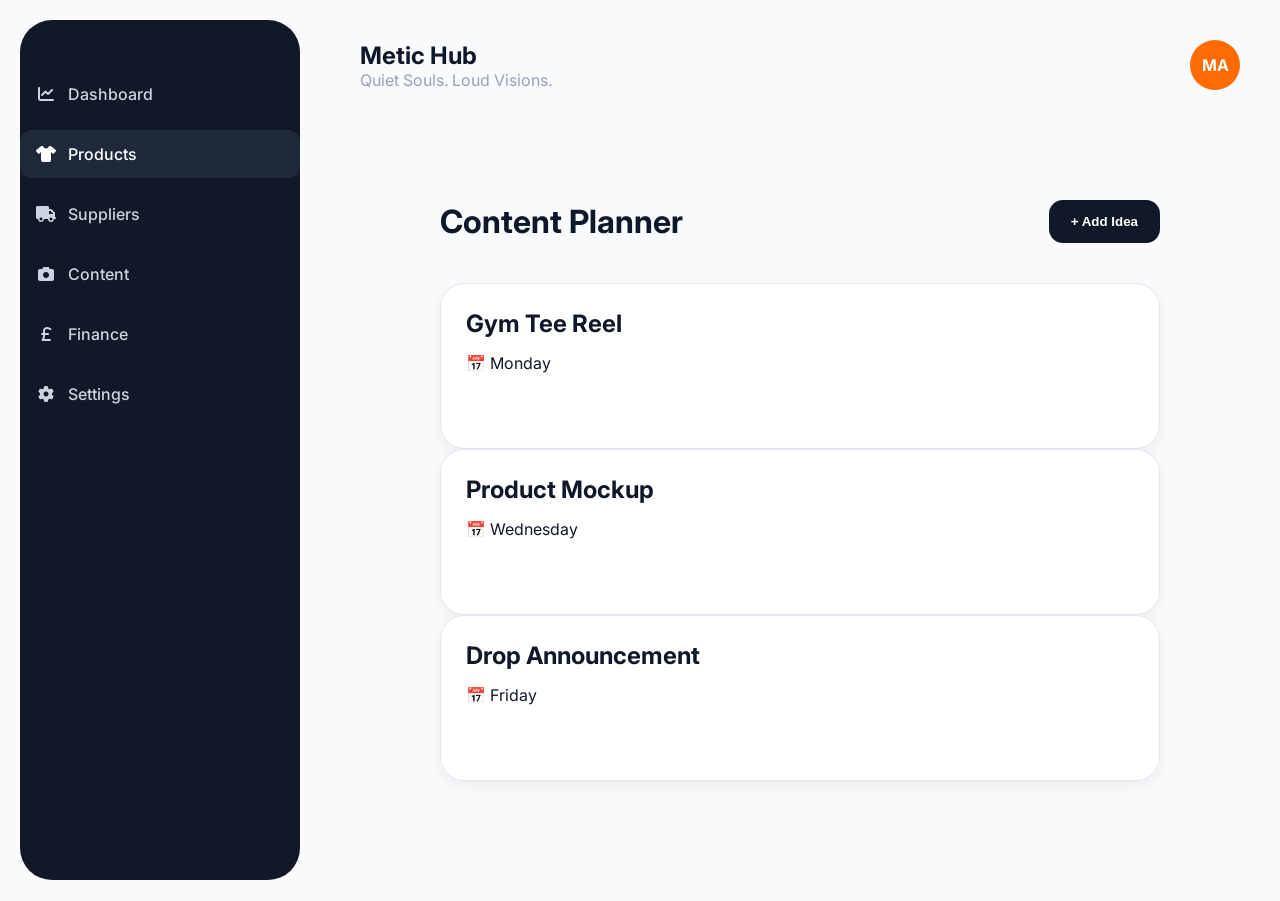
<file: pages/content.html>
<!DOCTYPE html>
<html lang="en">

<head>

    <meta charset="UTF-8">

    <meta name="viewport"
          content="width=device-width, initial-scale=1.0">
<link
href="https://fonts.googleapis.com/css2?family=Inter:wght@400;500;600;700&display=swap"
rel="stylesheet">
<link
rel="stylesheet"
href="https://cdnjs.cloudflare.com/ajax/libs/font-awesome/6.5.1/css/all.min.css">
    <title>Content Planner</title>

    <link rel="stylesheet"
          href="../style.css">

</head>

<body>

<div class="dashboard">

    <aside class="sidebar">

        <nav>

            <a href="../index.html">

                <i class="fa-solid fa-chart-line"></i>

                Dashboard

            </a>

            <a href="products.html" class="active">

                <i class="fa-solid fa-shirt"></i>

                Products

            </a>

            <a href="suppliers.html">

                <i class="fa-solid fa-truck"></i>

                Suppliers

            </a>

            <a href="content.html">

                <i class="fa-solid fa-camera"></i>

                Content

            </a>

            <a href="finance.html">

                <i class="fa-solid fa-pound-sign"></i>

                Finance

            </a>

            <a href="settings.html">

                <i class="fa-solid fa-gear"></i>

                Settings

            </a>

        </nav>

    </aside>

    <main class="main-content">
<div class="topbar">

    <div>

        <h2>Metic Hub</h2>

        <p>
            Quiet Souls. Loud Visions.
        </p>

    </div>

    <div class="user-profile">

        MA

    </div>

</div>
        <div class="page-container">
<div class="page-container">

    <div class="page-header">

        <h1>Content Planner</h1>

        <button id="addContentBtn">

            + Add Idea

        </button>

    </div>

    <div id="contentGrid">

    </div>

</div>

<div class="modal" id="contentModal">

    <div class="modal-content">

        <h2>Add Content Idea</h2>

        <input
            type="text"
            id="contentTitle"
            placeholder="Content Title">

        <select id="contentDay">

            <option>Monday</option>
            <option>Tuesday</option>
            <option>Wednesday</option>
            <option>Thursday</option>
            <option>Friday</option>
            <option>Saturday</option>
            <option>Sunday</option>

        </select>

        <button onclick="addContent()">

            Save Idea

        </button>

    </div>

</div>

<script src="content.js"></script>

</body>

</html>
</file>
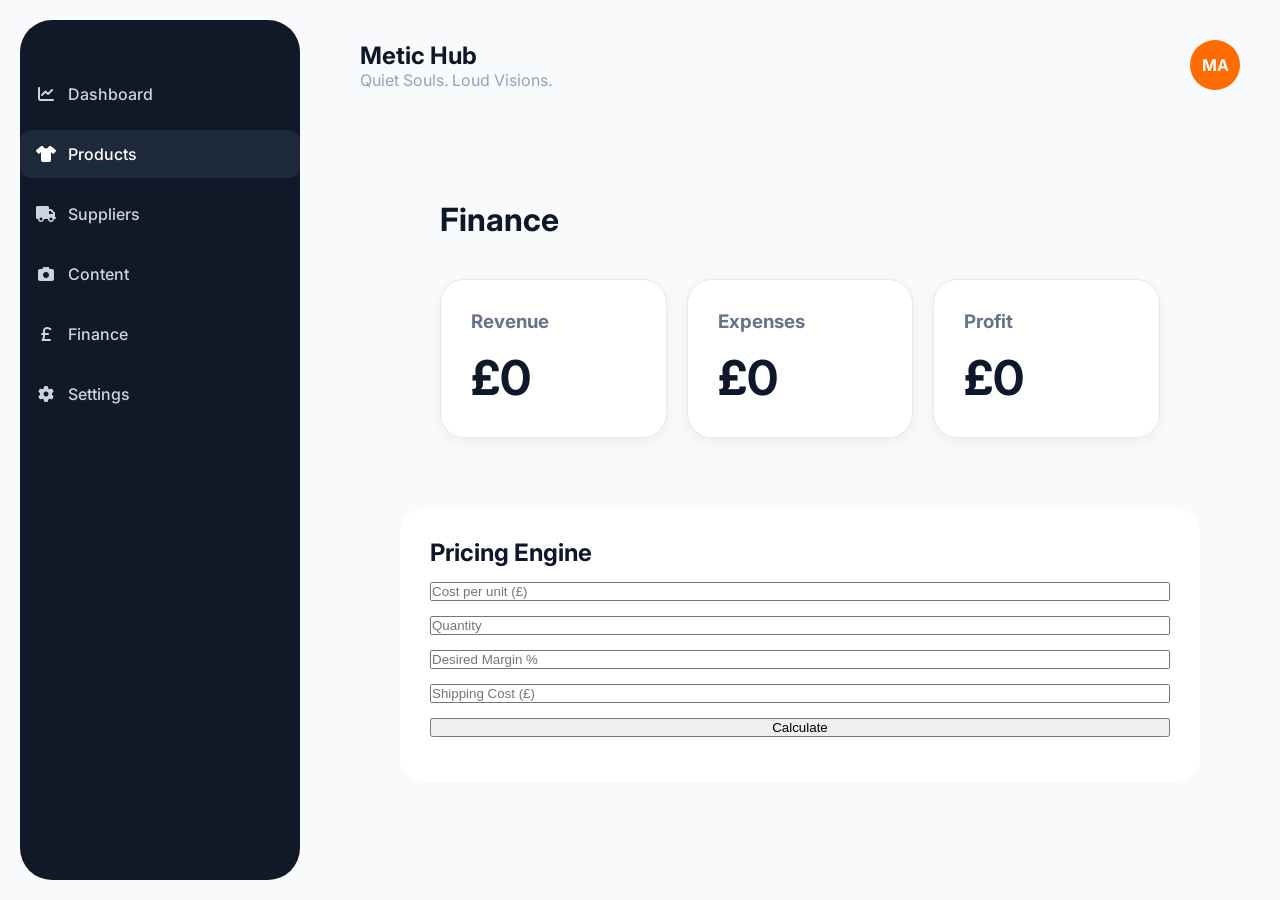
<file: pages/finance.html>
<!DOCTYPE html>
<html lang="en">

<head>

    <meta charset="UTF-8">

    <meta name="viewport"
          content="width=device-width, initial-scale=1.0">
<link
href="https://fonts.googleapis.com/css2?family=Inter:wght@400;500;600;700&display=swap"
rel="stylesheet">
<link
rel="stylesheet"
href="https://cdnjs.cloudflare.com/ajax/libs/font-awesome/6.5.1/css/all.min.css">
    <title>Finance</title>

    <link rel="stylesheet"
          href="../style.css">

</head>

<body>

<div class="dashboard">

    <aside class="sidebar">

        <nav>

            <a href="../index.html">

                <i class="fa-solid fa-chart-line"></i>

                Dashboard

            </a>

            <a href="products.html" class="active">

                <i class="fa-solid fa-shirt"></i>

                Products

            </a>

            <a href="suppliers.html">

                <i class="fa-solid fa-truck"></i>

                Suppliers

            </a>

            <a href="content.html">

                <i class="fa-solid fa-camera"></i>

                Content

            </a>

            <a href="finance.html">

                <i class="fa-solid fa-pound-sign"></i>

                Finance

            </a>

            <a href="settings.html">

                <i class="fa-solid fa-gear"></i>

                Settings

            </a>

        </nav>

    </aside>

    <main class="main-content">
<div class="topbar">

    <div>

        <h2>Metic Hub</h2>

        <p>
            Quiet Souls. Loud Visions.
        </p>

    </div>

    <div class="user-profile">

        MA

    </div>

</div>
        <div class="page-container">

<div class="page-container">

    <div class="page-header">

        <h1>Finance</h1>

    </div>

    <div class="finance-grid">

        <div class="finance-card">

            <h3>Revenue</h3>

            <span id="revenue">
                £0
            </span>

        </div>

        <div class="finance-card">

            <h3>Expenses</h3>

            <span id="expenses">
                £0
            </span>

        </div>

        <div class="finance-card">

            <h3>Profit</h3>

            <span id="profit">
                £0
            </span>

        </div>

    </div>

</div>

<div class="calculator-card">

    <h2>
        Pricing Engine
    </h2>

    <input
    type="number"
    id="costInput"
    placeholder="Cost per unit (£)">

    <input
    type="number"
    id="quantityInput"
    placeholder="Quantity">

    <input
    type="number"
    id="marginInput"
    placeholder="Desired Margin %">

    <input
    type="number"
    id="shippingInput"
    placeholder="Shipping Cost (£)">

    <button
    onclick="calculatePricing()">

        Calculate

    </button>

    <div id="pricingResults">

    </div>

</div>

<script src="finance.js"></script>

</body>

</html>
</file>
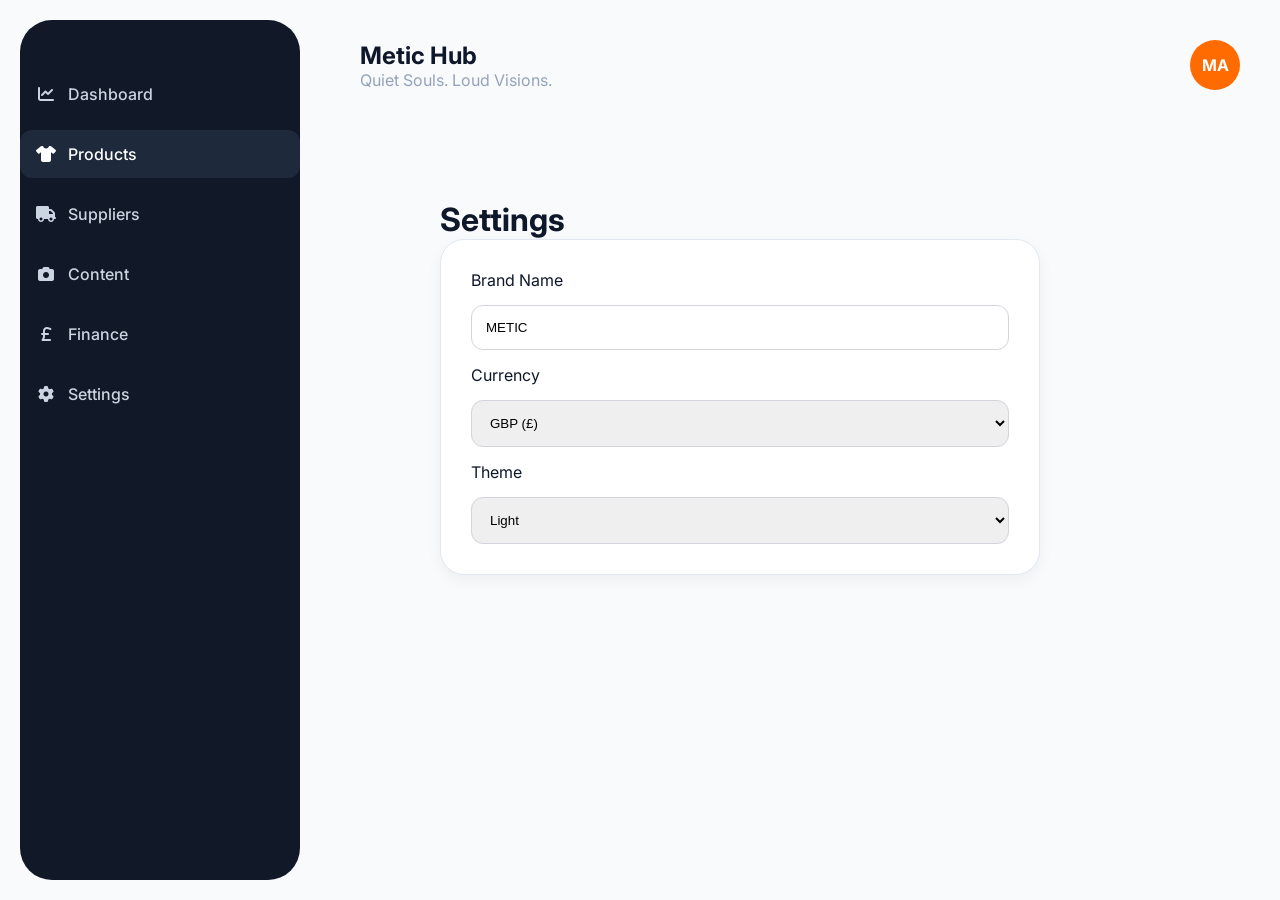
<file: pages/settings.html>
<!DOCTYPE html>
<html lang="en">

<head>

    <meta charset="UTF-8">

    <meta name="viewport"
          content="width=device-width, initial-scale=1.0">
<link
href="https://fonts.googleapis.com/css2?family=Inter:wght@400;500;600;700&display=swap"
rel="stylesheet">
<link
rel="stylesheet"
href="https://cdnjs.cloudflare.com/ajax/libs/font-awesome/6.5.1/css/all.min.css">
    <title>Settings</title>

    <link rel="stylesheet"
          href="../style.css">

</head>

<body>

<div class="dashboard">

    <aside class="sidebar">

        <nav>

            <a href="../index.html">

                <i class="fa-solid fa-chart-line"></i>

                Dashboard

            </a>

            <a href="products.html" class="active">

                <i class="fa-solid fa-shirt"></i>

                Products

            </a>

            <a href="suppliers.html">

                <i class="fa-solid fa-truck"></i>

                Suppliers

            </a>

            <a href="content.html">

                <i class="fa-solid fa-camera"></i>

                Content

            </a>

            <a href="finance.html">

                <i class="fa-solid fa-pound-sign"></i>

                Finance

            </a>

            <a href="settings.html">

                <i class="fa-solid fa-gear"></i>

                Settings

            </a>

        </nav>

    </aside>

    <main class="main-content">
<div class="topbar">

    <div>

        <h2>Metic Hub</h2>

        <p>
            Quiet Souls. Loud Visions.
        </p>

    </div>

    <div class="user-profile">

        MA

    </div>

</div>
        <div class="page-container">
<div class="page-container">

    <h1>Settings</h1>

    <div class="settings-card">

        <label>

            Brand Name

        </label>

        <input
        type="text"
        value="METIC">

        <label>

            Currency

        </label>

        <select>

    <option>GBP (£)</option>

    <option>USD ($)</option>

    <option>EUR (€)</option>

</select>

        <label>

Theme

</label>

<select id="themeSelect">

    <option value="light">

        Light

    </option>

    <option value="dark">

        Dark

    </option>

</select>

    </div>

</div>

<script src="settings.js"></script>
</body>

</html>
</file>
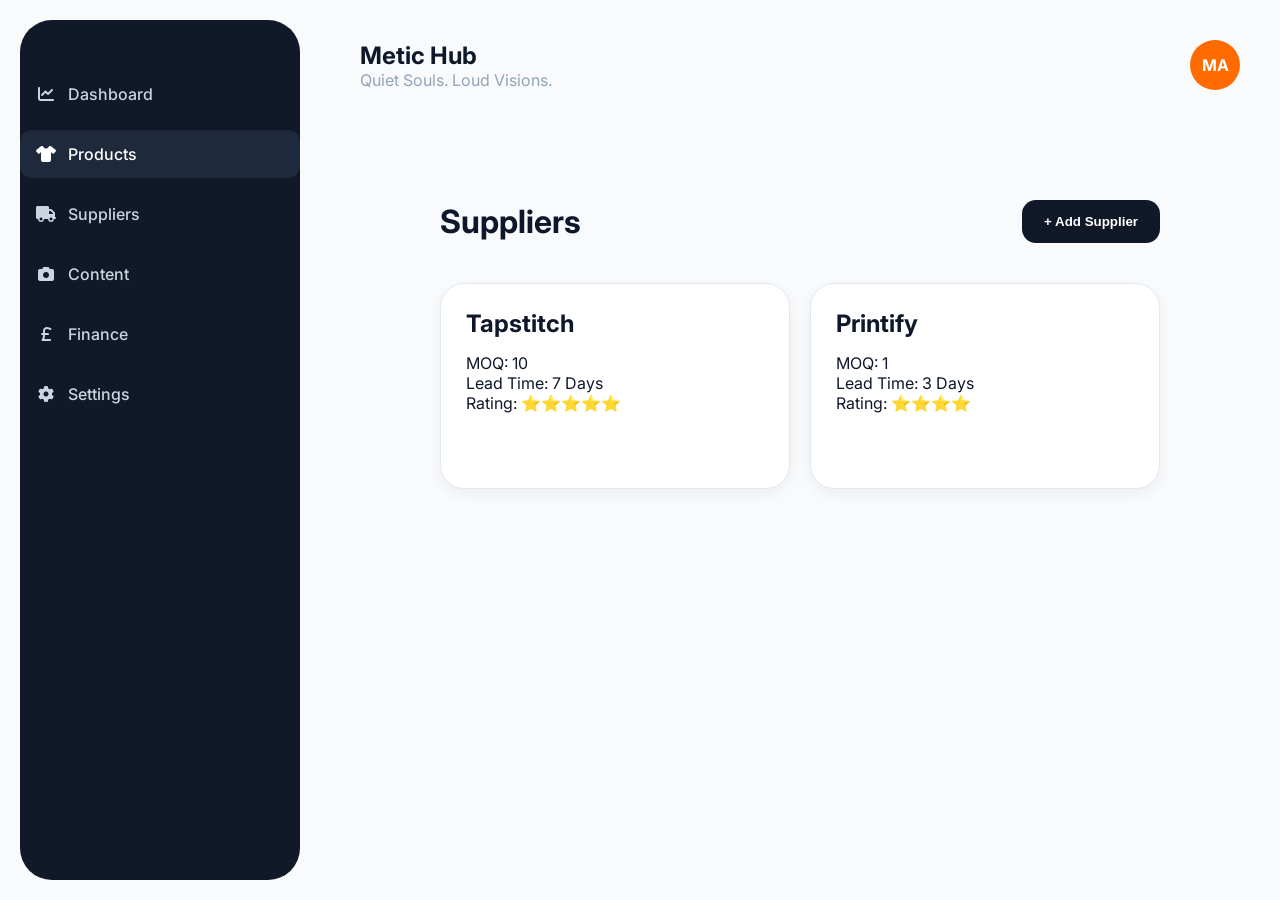
<file: pages/suppliers.html>
<!DOCTYPE html>
<html lang="en">

<head>

    <meta charset="UTF-8">

    <meta name="viewport"
          content="width=device-width, initial-scale=1.0">
<link
href="https://fonts.googleapis.com/css2?family=Inter:wght@400;500;600;700&display=swap"
rel="stylesheet">
<link
rel="stylesheet"
href="https://cdnjs.cloudflare.com/ajax/libs/font-awesome/6.5.1/css/all.min.css">
    <title>Suppliers</title>

    <link rel="stylesheet"
          href="../style.css">

</head>

<body>

<div class="dashboard">

    <aside class="sidebar">

        <nav>

            <a href="../index.html">

                <i class="fa-solid fa-chart-line"></i>

                Dashboard

            </a>

            <a href="products.html" class="active">

                <i class="fa-solid fa-shirt"></i>

                Products

            </a>

            <a href="suppliers.html">

                <i class="fa-solid fa-truck"></i>

                Suppliers

            </a>

            <a href="content.html">

                <i class="fa-solid fa-camera"></i>

                Content

            </a>

            <a href="finance.html">

                <i class="fa-solid fa-pound-sign"></i>

                Finance

            </a>

            <a href="settings.html">

                <i class="fa-solid fa-gear"></i>

                Settings

            </a>

        </nav>

    </aside>

    <main class="main-content">
<div class="topbar">

    <div>

        <h2>Metic Hub</h2>

        <p>
            Quiet Souls. Loud Visions.
        </p>

    </div>

    <div class="user-profile">

        MA

    </div>

</div>
        <div class="page-container">
<div class="page-container">

    <div class="page-header">

        <h1>Suppliers</h1>

        <button id="addSupplierBtn">

            + Add Supplier

        </button>

    </div>

    <div id="supplierGrid">
<div class="modal" id="supplierModal">

    <div class="modal-content">

        <h2>Add Supplier</h2>

        <input
            type="text"
            id="supplierName"
            placeholder="Supplier Name">

        <input
            type="text"
            id="supplierMOQ"
            placeholder="MOQ">

        <input
            type="text"
            id="supplierLeadTime"
            placeholder="Lead Time">

        <input
            type="text"
            id="supplierRating"
            placeholder="⭐⭐⭐⭐⭐">

        <button onclick="addSupplier()">

            Save Supplier

        </button>

    </div>

</div>
    </div>

</div>

<script src="suppliers.js"></script>

</body>

</html>
</file>
<file: style.css>
@import url('https://fonts.googleapis.com/css2?family=Inter:wght@400;500;600;700&display=swap');

:root{

    --bg:#f8fafc;

    --card:#ffffff;

    --text:#0f172a;

    --muted:#64748b;

    --border:#e2e8f0;

    --accent:#111827;

}


*{
    margin:0;
    padding:0;
    box-sizing:border-box;
}

body{

    font-family:'Inter',sans-serif;
    background:var(--bg);
    color:var(--text);

}

/* =====================
   DASHBOARD LAYOUT
===================== */

.dashboard{

    display:flex;
    min-height:100vh;

}

.sidebar{

    width:280px;

    margin:20px;

    border-radius:32px;

    background:#111827;

    height:calc(100vh - 40px);

}

.logo h2{

    letter-spacing:2px;

}

.logo p{

    color:#94a3b8;
    margin-top:5px;

}

nav{

    margin-top:50px;
    display:flex;
    flex-direction:column;
    gap:12px;

}

nav a{

    color:#cbd5e1;
    text-decoration:none;
    padding:14px 16px;
    border-radius:12px;
    transition:.3s;
    font-weight:500;

}

nav a:hover,
nav a.active{

    background:#1e293b;
    color:white;

}

.main-content{

    flex:1;
    padding:40px;

}

header h1{

    font-size:56px;

    font-weight:700;

    letter-spacing:-2px;


}

header p{

    color:var(--muted);
    margin-top:8px;

}

/* =====================
   STATS
===================== */

.stats{

    display:grid;
    grid-template-columns:
    repeat(4,1fr);

    gap:20px;
    margin-top:40px;

}

.card{

    background:var(--card);
    padding:25px;
    border-radius:24px;
    border:1px solid var(--border);

    box-shadow:
    0 10px 25px rgba(
        0,0,0,.05
    );

    transition:
    transform .3s ease,
    box-shadow .3s ease;

}

.card:hover,
.product-card:hover,
.finance-card:hover{

    transform:
    translateY(-8px);

    box-shadow:
    0 25px 50px rgba(
        0,0,0,.12
    );

}

.card h3{

    color:var(--muted);

}

.card span{

    display:block;
    margin-top:15px;
    font-size:32px;
    font-weight:700;

}

/* =====================
   ACTIVITY
===================== */

.activity{

    margin-top:50px;

}

.activity h2{

    margin-bottom:20px;

}

.activity-card{

    background:white;
    padding:20px;
    border-radius:18px;
    border:1px solid var(--border);

    box-shadow:
    0 5px 15px rgba(
        0,0,0,.04
    );

    margin-bottom:15px;

}

/* =====================
   PAGE LAYOUT
===================== */

.page-container{

    padding:40px;

}

.page-header{

    display:flex;
    justify-content:space-between;
    align-items:center;
    margin-bottom:40px;

}

.page-header button{

    background:var(--accent);
    color:white;

    border:none;

    padding:14px 22px;

    border-radius:14px;

    cursor:pointer;

    font-weight:600;

    transition:.3s;

}

.page-header button:hover{

    transform:
    translateY(-2px);

    background:black;

}

/* =====================
   PRODUCTS & SUPPLIERS
===================== */

#productGrid,
#supplierGrid{

    display:grid;

    grid-template-columns:
    repeat(
        auto-fill,
        minmax(280px,1fr)
    );

    gap:20px;

}

.product-card{

    background:white;

    padding:25px;

    border-radius:24px;

    border:
    1px solid var(--border);

    box-shadow:
    0 5px 15px rgba(
        0,0,0,.05
    );

    transition:.3s;

}

.product-card:hover{

    transform:
    translateY(-5px);

}

.product-card h2{

    margin-bottom:15px;

}

.status{

    display:inline-block;

    margin-bottom:20px;

    padding:8px 14px;

    border-radius:999px;

    background:#f3f4f6;

    color:#374151;

    font-size:14px;

    font-weight:600;

}

.delete-btn{

    margin-top:15px;

    background:var(--danger);

    color:white;

    border:none;

    padding:10px 14px;

    border-radius:10px;

    cursor:pointer;

    transition:.3s;

}

.delete-btn:hover{

    background:#dc2626;

}

/* =====================
   MODAL
===================== */

.modal{

    position:fixed;

    inset:0;

    background:
    rgba(0,0,0,.55);

    display:none;

    justify-content:center;

    align-items:center;

    z-index:1000;

}

.modal-content{

    background:white;

    width:420px;

    padding:30px;

    border-radius:24px;

    display:flex;

    flex-direction:column;

    gap:15px;

    animation:
    popup .25s ease;

}

.modal-content input,
.modal-content select{

    padding:14px;

    border:1px solid #d1d5db;

    border-radius:12px;

    font-size:15px;

}

.modal-content button{

    background:var(--accent);

    color:white;

    border:none;

    padding:14px;

    border-radius:12px;

    cursor:pointer;

}

@keyframes popup{

    from{

        opacity:0;
        transform:scale(.95);

    }

    to{

        opacity:1;
        transform:scale(1);

    }

}

/* =====================
   FINANCE
===================== */

.finance-grid{

    display:grid;

    grid-template-columns:
    repeat(3,1fr);

    gap:20px;

}

.finance-card{

    background:white;

    padding:30px;

    border-radius:24px;

    border:
    1px solid var(--border);

    box-shadow:
    0 5px 15px rgba(
        0,0,0,.05
    );

}

.finance-card h3{

    color:var(--muted);

}

.finance-card span{

    display:block;

    margin-top:15px;

    font-size:48px;

    font-weight:700;

}

/* =====================
   SETTINGS
===================== */

.settings-card{

    background:white;

    padding:30px;

    border-radius:24px;

    border:
    1px solid var(--border);

    max-width:600px;

    display:flex;

    flex-direction:column;

    gap:15px;

    box-shadow:
    0 5px 15px rgba(
        0,0,0,.05
    );

}

.settings-card input,
.settings-card select{

    padding:14px;

    border:
    1px solid #d1d5db;

    border-radius:12px;

}

/* =====================
   MOBILE
===================== */

@media(max-width:900px){

    .dashboard{

        flex-direction:column;

    }

    .sidebar{

        width:100%;

    }

    .stats{

        grid-template-columns:1fr;

    }

    .finance-grid{

        grid-template-columns:1fr;

    }

    .page-header{

        flex-direction:column;

        align-items:flex-start;

        gap:15px;

    }

}
.hero{

    display:flex;

    justify-content:
    space-between;

    align-items:center;

    background:white;

    padding:30px;

    border-radius:24px;

    border:1px solid var(--border);

    box-shadow:
    0 10px 25px rgba(
        0,0,0,.05
    );

}

.hero p{

    color:var(--muted);

    margin-top:10px;

}

.hero-btn{

    background:var(--accent);

}
.brand-summary{

    display:grid;

    grid-template-columns:
    repeat(3,1fr);

    gap:20px;

    margin-top:25px;

}

.summary-card{

    background:white;

    padding:32px;

    border-radius:32px;

    border:1px solid var(--border);

}
nav a{

    display:flex;

    align-items:center;

    gap:12px;

    color:#cbd5e1;

    text-decoration:none;

    padding:14px 16px;

    border-radius:12px;

    transition:.3s;

    font-weight:500;

}

nav a i{

    width:20px;

    text-align:center;

}
.topbar{

    display:flex;

    justify-content:space-between;

    align-items:center;

    margin-bottom:30px;

}

.topbar p{

    color:#94a3b8;

}

.user-profile{

    width:50px;

    height:50px;

    border-radius:50%;

    background:#ff6b00;

    color:white;

    display:flex;

    align-items:center;

    justify-content:center;

    font-weight:bold;

}
.product-image{

    width:100%;

    height:220px;

    object-fit:cover;

    border-radius:16px;

    margin-bottom:15px;

}
.chart-card{

    background:white;

    padding:25px;

    border-radius:24px;

    margin-top:30px;

    height:350px;

    border:1px solid var(--border);

    box-shadow:
    0 10px 25px rgba(
        0,0,0,.05
    );

}

.search-bar{

    width:100%;

    padding:14px 18px;

    border:1px solid var(--border);

    border-radius:16px;

    margin-bottom:25px;

    background:white;

    font-size:15px;

    outline:none;

    transition:.3s;

}

.search-bar:focus{

    border-color:#111827;

}

/* =====================
   ASSISTANT
===================== */

.assistant-card{

    margin-top:20px;

    background:white;

    padding:25px;

    border-radius:24px;

    border:1px solid var(--border);

    box-shadow:
    0 10px 25px rgba(
        0,0,0,.05
    );

}

.assistant-card h2{

    margin-bottom:10px;

}

.assistant-card p{

    color:var(--muted);

    line-height:1.6;

}

/* =====================
   DARK MODE
===================== */

body.dark{

    background:#0f172a;

    color:white;

}

body.dark .sidebar{

    background:#020617;

}

body.dark .hero,
body.dark .card,
body.dark .product-card,
body.dark .finance-card,
body.dark .settings-card,
body.dark .activity-card,
body.dark .summary-card,
body.dark .assistant-card,
body.dark .chart-card{

    background:#1e293b;

    color:white;

    border-color:#334155;

}

body.dark .topbar h2,
body.dark .logo h2{

    color:white;

}

body.dark .logo p,
body.dark .topbar p,
body.dark .card h3,
body.dark .finance-card h3,
body.dark .assistant-card p,
body.dark .hero p{

    color:#94a3b8;

}

body.dark .status{

    background:#334155;

    color:#e2e8f0;

}

body.dark input,
body.dark select,
body.dark .search-bar{

    background:#334155;

    color:white;

    border:1px solid #475569;

}

body.dark input::placeholder,
body.dark .search-bar::placeholder{

    color:#94a3b8;

}

body.dark .modal-content{

    background:#1e293b;

    color:white;

}

body.dark .activity-card a{

    color:white;

    text-decoration:none;

    font-weight:600;

}

body.dark .product-card p,
body.dark .summary-card p{

    color:#cbd5e1;

}

/* =====================
   QUICK ACTION LINKS
===================== */

.activity-card a{

    color:inherit;

    text-decoration:none;

    font-weight:600;

    display:block;

}

/* =====================
   RESPONSIVE STATS
===================== */

.stats{

    display:grid;

    grid-template-columns:
    repeat(
        auto-fit,
        minmax(250px,1fr)
    );

    gap:20px;

    margin-top:30px;

}

.brand-summary{

    display:grid;

    grid-template-columns:
    repeat(
        auto-fit,
        minmax(250px,1fr)
    );

    gap:20px;

    margin-top:25px;

}

/* =====================
   SCROLLBAR
===================== */

::-webkit-scrollbar{

    width:10px;

}

::-webkit-scrollbar-track{

    background:#0f172a;

}

::-webkit-scrollbar-thumb{

    background:#334155;

    border-radius:999px;

}

::-webkit-scrollbar-thumb:hover{

    background:#475569;

}

.product-image{

    width:100%;

    height:200px;

    object-fit:cover;

    border-radius:16px;

    margin-bottom:15px;

}

.analytics-grid{

    display:grid;

    grid-template-columns:
    repeat(
        auto-fit,
        minmax(250px,1fr)
    );

    gap:20px;

    margin-top:30px;

}

.analytics-card{

    background:white;

    padding:25px;

    border-radius:24px;

    border:1px solid var(--border);

    box-shadow:
    0 10px 25px rgba(
        0,0,0,.05
    );

}

.analytics-card span{

    display:block;

    margin-top:15px;

    font-size:24px;

    font-weight:700;

}

.calculator-card{

    background:white;

    padding:30px;

    border-radius:24px;

    margin-top:30px;

    display:flex;

    flex-direction:column;

    gap:15px;

}

.progress-card{

    background:white;

    padding:25px;

    border-radius:24px;

    margin-top:25px;

}

.progress-bar{

    width:100%;

    height:12px;

    background:#e5e7eb;

    border-radius:999px;

    overflow:hidden;

}

.progress-fill{

    height:100%;

    background:#ff6b00;

}

.card,
.product-card,
.finance-card{

    animation:
    fadeUp .5s ease;
}

@keyframes fadeUp{

    from{

        opacity:0;

        transform:
        translateY(20px);

    }

    to{

        opacity:1;

        transform:
        translateY(0);

    }

}
</file>
